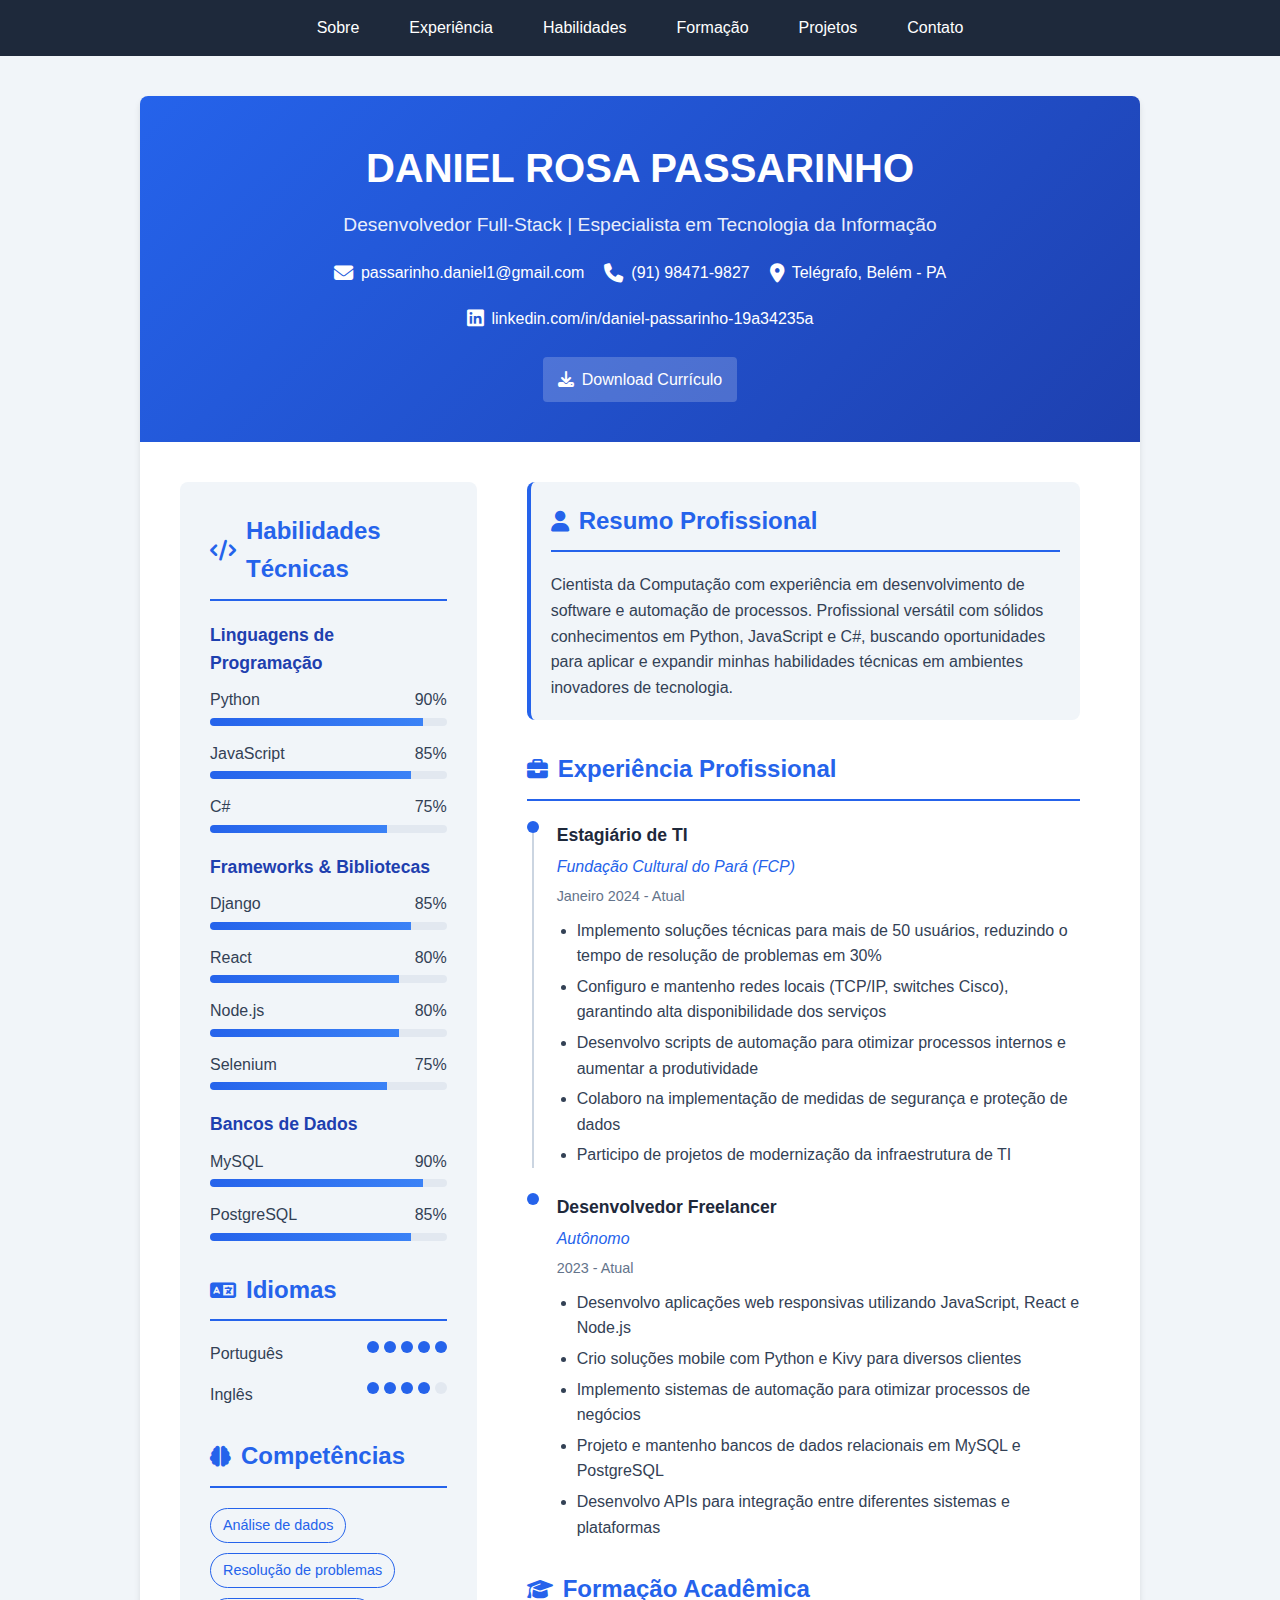
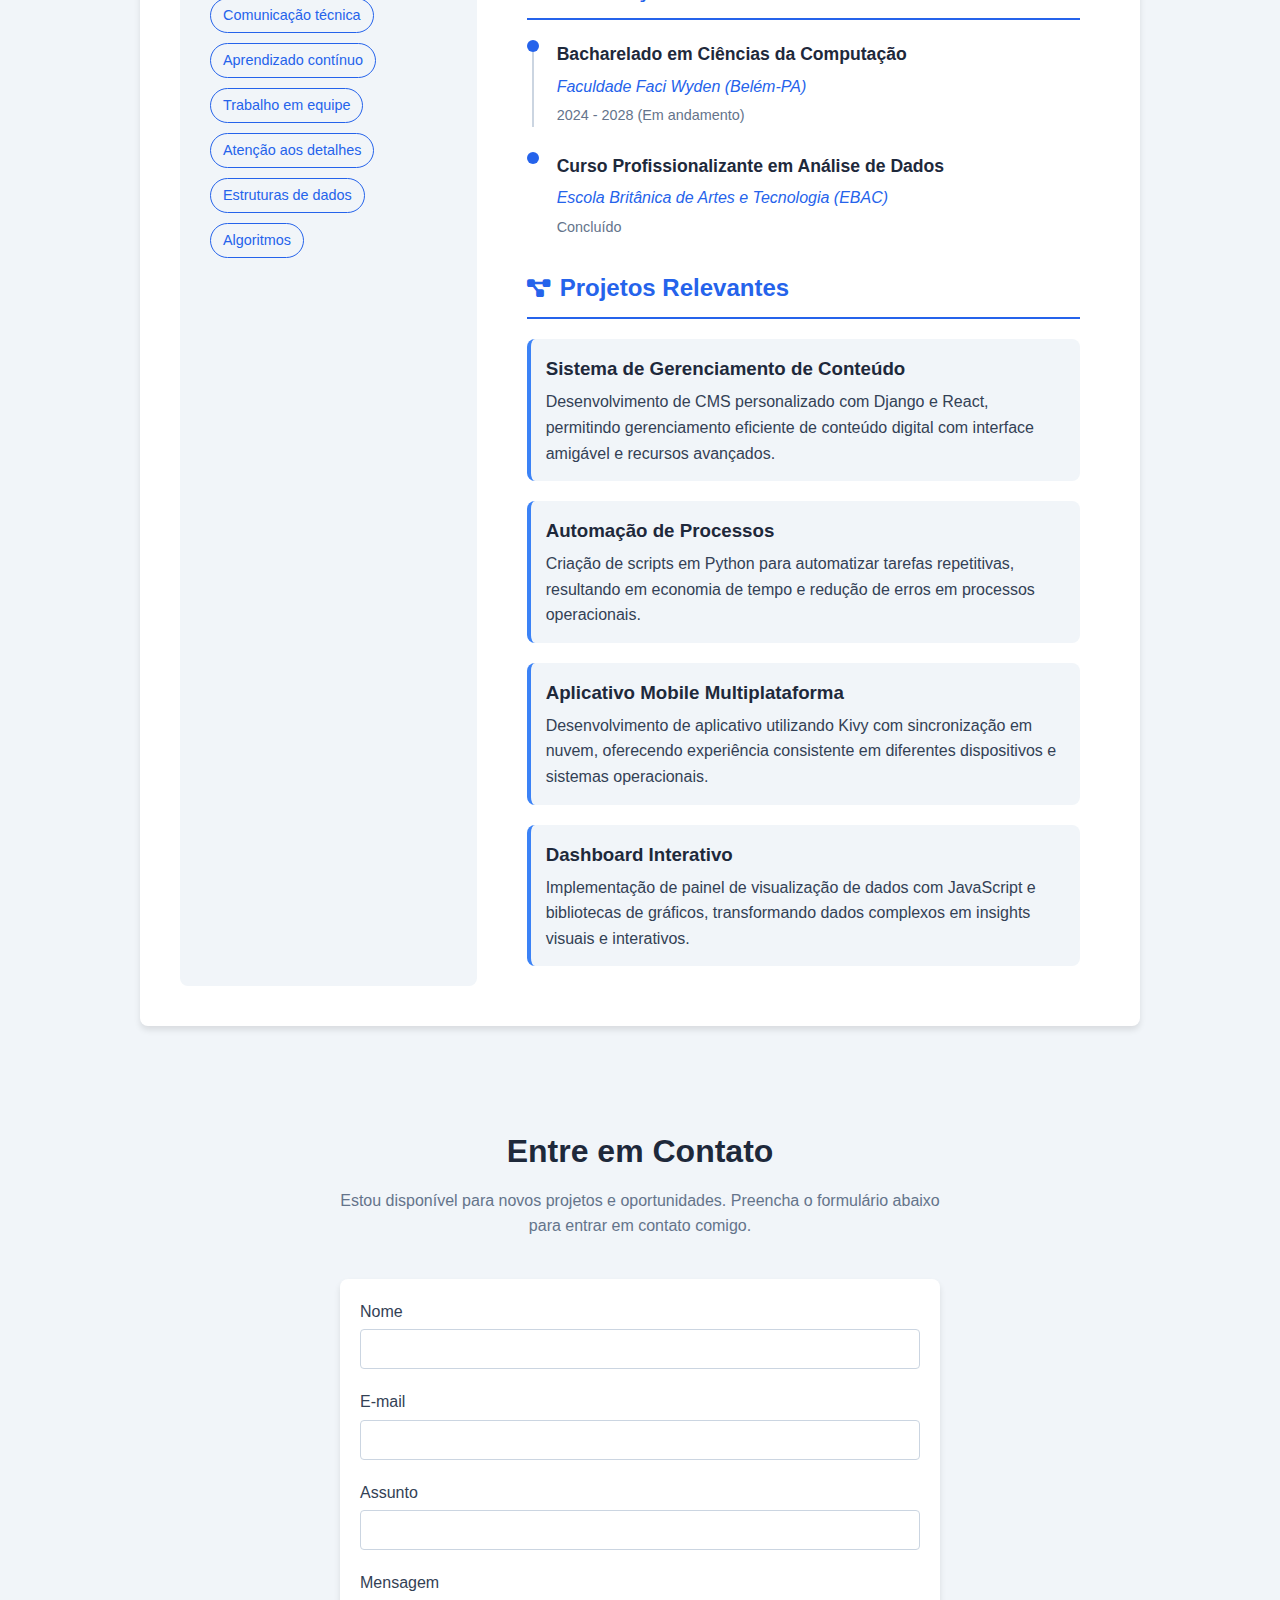
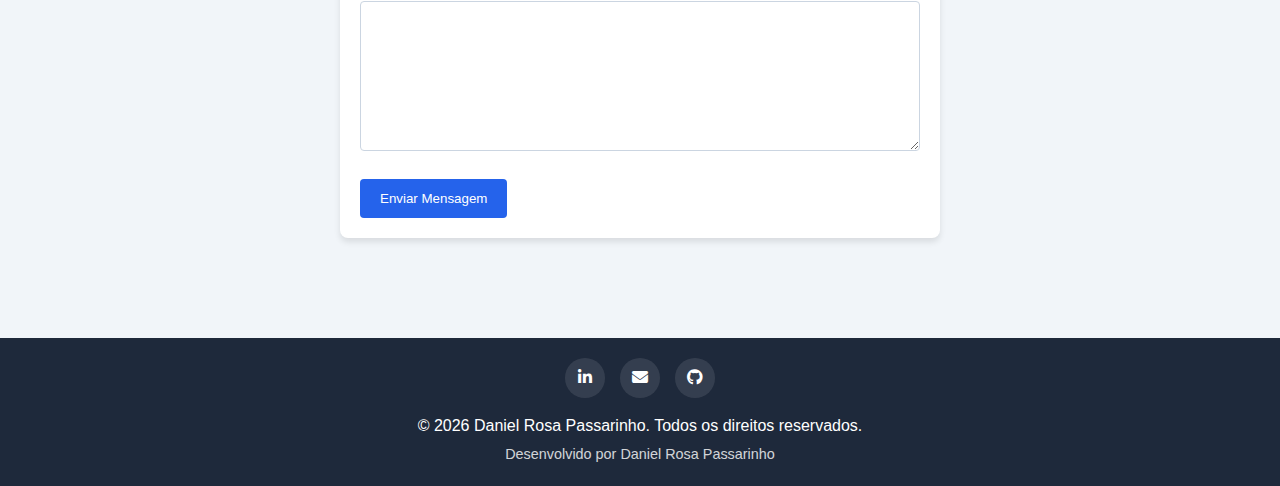
<file: index.html>
<!DOCTYPE html>
<html lang="pt-br">
<head>
    <meta charset="UTF-8">
    <meta name="viewport" content="width=device-width, initial-scale=1.0">
    <title>Daniel Rosa Passarinho - Desenvolvedor Full-Stack</title>
    <link rel="stylesheet" href="styles.css">
    <link rel="stylesheet" href="https://cdnjs.cloudflare.com/ajax/libs/font-awesome/6.4.0/css/all.min.css">
    <meta name="description" content="Portfólio profissional de Daniel Rosa Passarinho, Desenvolvedor Full-Stack e Especialista em Tecnologia da Informação">
</head>
<body>
    <!-- Navegação -->
    <nav>
        <ul>
            <li><a href="#sobre">Sobre</a></li>
            <li><a href="#experiencia">Experiência</a></li>
            <li><a href="#habilidades">Habilidades</a></li>
            <li><a href="#formacao">Formação</a></li>
            <li><a href="#projetos">Projetos</a></li>
            <li><a href="#contato">Contato</a></li>
        </ul>
    </nav>

    <div class="container">
        <!-- Cabeçalho -->
        <header id="sobre">
            <h1 class="profile-name">DANIEL ROSA PASSARINHO</h1>
            <p class="profile-title">Desenvolvedor Full-Stack | Especialista em Tecnologia da Informação</p>
            
            <div class="contact-info">
                <div class="contact-item">
                    <i class="fas fa-envelope"></i>
                    passarinho.daniel1@gmail.com
                </div>
                <div class="contact-item">
                    <i class="fas fa-phone"></i>
                    (91) 98471-9827
                </div>
                <div class="contact-item">
                    <i class="fas fa-map-marker-alt"></i>
                    Telégrafo, Belém - PA
                </div>
                <div class="contact-item">
                    <i class="fab fa-linkedin"></i>
                    <a href="https://www.linkedin.com/in/daniel-passarinho-19a34235a/" target="_blank" style="color: white; text-decoration: none;">linkedin.com/in/daniel-passarinho-19a34235a</a>
                </div>
            </div>
            
            <div class="download-buttons">
                <a href="curriculo_ti_geral.pdf" download class="download-btn">
                    <i class="fas fa-download"></i> Download Currículo
                </a>
            </div>
        </header>
        
        <!-- Conteúdo principal -->
        <div class="main-content">
            <!-- Sidebar -->
            <div class="sidebar">
                <!-- Habilidades técnicas -->
                <div class="skills-container" id="habilidades">
                    <h2 class="section-title"><i class="fas fa-code"></i>Habilidades Técnicas</h2>
                    
                    <div class="skill-category">
                        <h3 class="skill-category-title">Linguagens de Programação</h3>
                        
                        <div class="skill-item">
                            <div class="skill-name">
                                <span>Python</span>
                                <span>90%</span>
                            </div>
                            <div class="skill-bar">
                                <div class="skill-progress" style="width: 90%;"></div>
                            </div>
                        </div>
                        
                        <div class="skill-item">
                            <div class="skill-name">
                                <span>JavaScript</span>
                                <span>85%</span>
                            </div>
                            <div class="skill-bar">
                                <div class="skill-progress" style="width: 85%;"></div>
                            </div>
                        </div>
                        
                        <div class="skill-item">
                            <div class="skill-name">
                                <span>C#</span>
                                <span>75%</span>
                            </div>
                            <div class="skill-bar">
                                <div class="skill-progress" style="width: 75%;"></div>
                            </div>
                        </div>
                    </div>
                    
                    <div class="skill-category">
                        <h3 class="skill-category-title">Frameworks & Bibliotecas</h3>
                        
                        <div class="skill-item">
                            <div class="skill-name">
                                <span>Django</span>
                                <span>85%</span>
                            </div>
                            <div class="skill-bar">
                                <div class="skill-progress" style="width: 85%;"></div>
                            </div>
                        </div>
                        
                        <div class="skill-item">
                            <div class="skill-name">
                                <span>React</span>
                                <span>80%</span>
                            </div>
                            <div class="skill-bar">
                                <div class="skill-progress" style="width: 80%;"></div>
                            </div>
                        </div>
                        
                        <div class="skill-item">
                            <div class="skill-name">
                                <span>Node.js</span>
                                <span>80%</span>
                            </div>
                            <div class="skill-bar">
                                <div class="skill-progress" style="width: 80%;"></div>
                            </div>
                        </div>
                        
                        <div class="skill-item">
                            <div class="skill-name">
                                <span>Selenium</span>
                                <span>75%</span>
                            </div>
                            <div class="skill-bar">
                                <div class="skill-progress" style="width: 75%;"></div>
                            </div>
                        </div>
                    </div>
                    
                    <div class="skill-category">
                        <h3 class="skill-category-title">Bancos de Dados</h3>
                        
                        <div class="skill-item">
                            <div class="skill-name">
                                <span>MySQL</span>
                                <span>90%</span>
                            </div>
                            <div class="skill-bar">
                                <div class="skill-progress" style="width: 90%;"></div>
                            </div>
                        </div>
                        
                        <div class="skill-item">
                            <div class="skill-name">
                                <span>PostgreSQL</span>
                                <span>85%</span>
                            </div>
                            <div class="skill-bar">
                                <div class="skill-progress" style="width: 85%;"></div>
                            </div>
                        </div>
                    </div>
                </div>
                
                <!-- Idiomas -->
                <div>
                    <h2 class="section-title"><i class="fas fa-language"></i>Idiomas</h2>
                    
                    <div class="language-item">
                        <span>Português</span>
                        <div class="language-level">
                            <span class="level-dot active"></span>
                            <span class="level-dot active"></span>
                            <span class="level-dot active"></span>
                            <span class="level-dot active"></span>
                            <span class="level-dot active"></span>
                        </div>
                    </div>
                    
                    <div class="language-item">
                        <span>Inglês</span>
                        <div class="language-level">
                            <span class="level-dot active"></span>
                            <span class="level-dot active"></span>
                            <span class="level-dot active"></span>
                            <span class="level-dot active"></span>
                            <span class="level-dot"></span>
                        </div>
                    </div>
                </div>
                
                <!-- Competências adicionais -->
                <div style="margin-top: 30px;">
                    <h2 class="section-title"><i class="fas fa-brain"></i>Competências</h2>
                    
                    <div class="competencies">
                        <span class="competency-tag">Análise de dados</span>
                        <span class="competency-tag">Resolução de problemas</span>
                        <span class="competency-tag">Comunicação técnica</span>
                        <span class="competency-tag">Aprendizado contínuo</span>
                        <span class="competency-tag">Trabalho em equipe</span>
                        <span class="competency-tag">Atenção aos detalhes</span>
                        <span class="competency-tag">Estruturas de dados</span>
                        <span class="competency-tag">Algoritmos</span>
                    </div>
                </div>
            </div>
            
            <!-- Conteúdo principal -->
            <div class="content">
                <!-- Resumo profissional -->
                <div class="summary">
                    <h2 class="section-title"><i class="fas fa-user"></i>Resumo Profissional</h2>
                    <p>Cientista da Computação com experiência em desenvolvimento de software e automação de processos. Profissional versátil com sólidos conhecimentos em Python, JavaScript e C#, buscando oportunidades para aplicar e expandir minhas habilidades técnicas em ambientes inovadores de tecnologia.</p>
                </div>
                
                <!-- Experiência profissional -->
                <div id="experiencia">
                    <h2 class="section-title"><i class="fas fa-briefcase"></i>Experiência Profissional</h2>
                    
                    <div class="timeline-item animate">
                        <h3 class="timeline-title">Estagiário de TI</h3>
                        <p class="timeline-subtitle">Fundação Cultural do Pará (FCP)</p>
                        <p class="timeline-date">Janeiro 2024 - Atual</p>
                        <div class="timeline-description">
                            <ul>
                                <li>Implemento soluções técnicas para mais de 50 usuários, reduzindo o tempo de resolução de problemas em 30%</li>
                                <li>Configuro e mantenho redes locais (TCP/IP, switches Cisco), garantindo alta disponibilidade dos serviços</li>
                                <li>Desenvolvo scripts de automação para otimizar processos internos e aumentar a produtividade</li>
                                <li>Colaboro na implementação de medidas de segurança e proteção de dados</li>
                                <li>Participo de projetos de modernização da infraestrutura de TI</li>
                            </ul>
                        </div>
                    </div>
                    
                    <div class="timeline-item animate">
                        <h3 class="timeline-title">Desenvolvedor Freelancer</h3>
                        <p class="timeline-subtitle">Autônomo</p>
                        <p class="timeline-date">2023 - Atual</p>
                        <div class="timeline-description">
                            <ul>
                                <li>Desenvolvo aplicações web responsivas utilizando JavaScript, React e Node.js</li>
                                <li>Crio soluções mobile com Python e Kivy para diversos clientes</li>
                                <li>Implemento sistemas de automação para otimizar processos de negócios</li>
                                <li>Projeto e mantenho bancos de dados relacionais em MySQL e PostgreSQL</li>
                                <li>Desenvolvo APIs para integração entre diferentes sistemas e plataformas</li>
                            </ul>
                        </div>
                    </div>
                </div>
                
                <!-- Formação acadêmica -->
                <div style="margin-top: 30px;" id="formacao">
                    <h2 class="section-title"><i class="fas fa-graduation-cap"></i>Formação Acadêmica</h2>
                    
                    <div class="timeline-item animate">
                        <h3 class="timeline-title">Bacharelado em Ciências da Computação</h3>
                        <p class="timeline-subtitle">Faculdade Faci Wyden (Belém-PA)</p>
                        <p class="timeline-date">2024 - 2028 (Em andamento)</p>
                    </div>
                    
                    <div class="timeline-item animate">
                        <h3 class="timeline-title">Curso Profissionalizante em Análise de Dados</h3>
                        <p class="timeline-subtitle">Escola Britânica de Artes e Tecnologia (EBAC)</p>
                        <p class="timeline-date">Concluído</p>
                    </div>
                </div>
                
                <!-- Projetos relevantes -->
                <div style="margin-top: 30px;" id="projetos">
                    <h2 class="section-title"><i class="fas fa-project-diagram"></i>Projetos Relevantes</h2>
                    
                    <div class="project-item animate">
                        <h3 class="project-title">Sistema de Gerenciamento de Conteúdo</h3>
                        <p>Desenvolvimento de CMS personalizado com Django e React, permitindo gerenciamento eficiente de conteúdo digital com interface amigável e recursos avançados.</p>
                    </div>
                    
                    <div class="project-item animate">
                        <h3 class="project-title">Automação de Processos</h3>
                        <p>Criação de scripts em Python para automatizar tarefas repetitivas, resultando em economia de tempo e redução de erros em processos operacionais.</p>
                    </div>
                    
                    <div class="project-item animate">
                        <h3 class="project-title">Aplicativo Mobile Multiplataforma</h3>
                        <p>Desenvolvimento de aplicativo utilizando Kivy com sincronização em nuvem, oferecendo experiência consistente em diferentes dispositivos e sistemas operacionais.</p>
                    </div>
                    
                    <div class="project-item animate">
                        <h3 class="project-title">Dashboard Interativo</h3>
                        <p>Implementação de painel de visualização de dados com JavaScript e bibliotecas de gráficos, transformando dados complexos em insights visuais e interativos.</p>
                    </div>
                </div>
            </div>
        </div>
    </div>
    
    <!-- Seção de contato -->
    <section id="contato">
        <div class="section-container">
            <div class="section-header">
                <h2>Entre em Contato</h2>
                <p>Estou disponível para novos projetos e oportunidades. Preencha o formulário abaixo para entrar em contato comigo.</p>
            </div>
            
            <div class="contact-form">
                <form id="contactForm" action="https://formsubmit.co/passarinho.daniel1@gmail.com" method="POST">
                    <input type="hidden" name="_subject" value="Novo contato do seu site profissional">
                    <input type="hidden" name="_next" value="obrigado.html">
                    <input type="hidden" name="_captcha" value="false">
                    
                    <div class="form-group">
                        <label for="name">Nome</label>
                        <input type="text" id="name" name="name" required>
                    </div>
                    
                    <div class="form-group">
                        <label for="email">E-mail</label>
                        <input type="email" id="email" name="email" required>
                    </div>
                    
                    <div class="form-group">
                        <label for="subject">Assunto</label>
                        <input type="text" id="subject" name="subject" required>
                    </div>
                    
                    <div class="form-group">
                        <label for="message">Mensagem</label>
                        <textarea id="message" name="message" required></textarea>
                    </div>
                    
                    <button type="submit" class="submit-btn">Enviar Mensagem</button>
                </form>
            </div>
        </div>
    </section>
    
    <!-- Footer -->
    <footer>
        <div class="social-links">
            <a href="https://www.linkedin.com/in/daniel-passarinho-19a34235a/" target="_blank" class="social-link"><i class="fab fa-linkedin-in"></i></a>
            <a href="mailto:passarinho.daniel1@gmail.com" class="social-link"><i class="fas fa-envelope"></i></a>
            <a href="https://github.com/" target="_blank" class="social-link"><i class="fab fa-github"></i></a>
        </div>
        
        <p>&copy; 2025 Daniel Rosa Passarinho. Todos os direitos reservados.</p>
        <p class="credits">Desenvolvido por Daniel Rosa Passarinho</p>
    </footer>
    
    <!-- JavaScript -->
    <script src="script.js"></script>
</body>
</html>
</file>
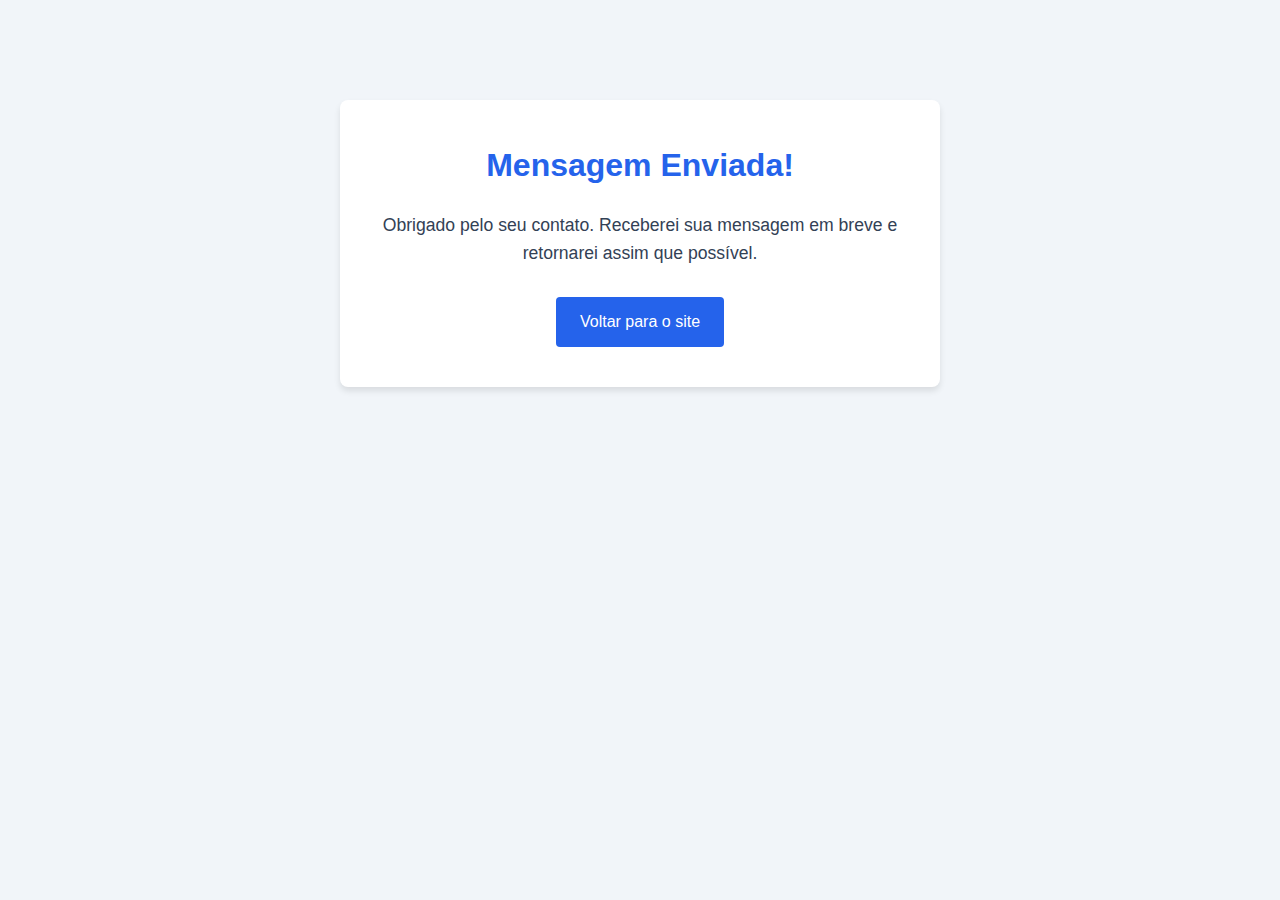
<file: obrigado.html>
<!DOCTYPE html>
<html lang="pt-br">
<head>
    <meta charset="UTF-8">
    <meta name="viewport" content="width=device-width, initial-scale=1.0">
    <title>Obrigado pelo contato!</title>
    <link rel="stylesheet" href="styles.css">
    <style>
        .thank-you-container {
            max-width: 600px;
            margin: 100px auto;
            text-align: center;
            padding: 40px;
            background-color: white;
            border-radius: 8px;
            box-shadow: 0 4px 6px rgba(0, 0, 0, 0.1);
        }
        
        .thank-you-container h1 {
            color: #2563eb;
            margin-bottom: 20px;
        }
        
        .thank-you-container p {
            margin-bottom: 30px;
            font-size: 1.1rem;
        }
        
        .back-btn {
            display: inline-block;
            background-color: #2563eb;
            color: white;
            padding: 12px 24px;
            border-radius: 4px;
            text-decoration: none;
            font-weight: 500;
            transition: background-color 0.3s;
        }
        
        .back-btn:hover {
            background-color: #1e40af;
        }
    </style>
</head>
<body>
    <div class="thank-you-container">
        <h1>Mensagem Enviada!</h1>
        <p>Obrigado pelo seu contato. Receberei sua mensagem em breve e retornarei assim que possível.</p>
        <a href="index.html" class="back-btn">Voltar para o site</a>
    </div>
</body>
</html>
</file>
<file: styles.css>
/* Variáveis e configurações gerais */
:root {
    --primary-color: #2563eb;
    --secondary-color: #1e40af;
    --dark-color: #1e293b;
    --light-color: #f8fafc;
    --accent-color: #3b82f6;
    --text-color: #334155;
    --light-bg: #f1f5f9;
    --border-radius: 8px;
    --shadow: 0 4px 6px rgba(0, 0, 0, 0.1);
}

* {
    margin: 0;
    padding: 0;
    box-sizing: border-box;
    font-family: 'Segoe UI', Roboto, 'Helvetica Neue', Arial, sans-serif;
}

body {
    background-color: var(--light-bg);
    color: var(--text-color);
    line-height: 1.6;
    font-size: 16px;
}

/* Container principal */
.container {
    max-width: 1000px;
    margin: 40px auto;
    background-color: white;
    box-shadow: var(--shadow);
    border-radius: var(--border-radius);
    overflow: hidden;
}

/* Cabeçalho */
header {
    background: linear-gradient(135deg, var(--primary-color), var(--secondary-color));
    color: white;
    padding: 40px;
    text-align: center;
}

.profile-name {
    font-size: 2.5rem;
    font-weight: 700;
    margin-bottom: 10px;
}

.profile-title {
    font-size: 1.2rem;
    font-weight: 400;
    margin-bottom: 20px;
    opacity: 0.9;
}

.contact-info {
    display: flex;
    justify-content: center;
    flex-wrap: wrap;
    gap: 20px;
    margin-top: 20px;
}

.contact-item {
    display: flex;
    align-items: center;
    gap: 8px;
}

.contact-item i {
    font-size: 1.2rem;
}

/* Botões de download */
.download-buttons {
    display: flex;
    justify-content: center;
    gap: 15px;
    margin-top: 25px;
}

.download-btn {
    background-color: rgba(255, 255, 255, 0.2);
    color: white;
    padding: 10px 15px;
    border-radius: 4px;
    text-decoration: none;
    display: flex;
    align-items: center;
    gap: 8px;
    transition: background-color 0.3s;
}

.download-btn:hover {
    background-color: rgba(255, 255, 255, 0.3);
}

/* Navegação */
nav {
    background-color: var(--dark-color);
    padding: 15px 0;
    position: sticky;
    top: 0;
    z-index: 100;
}

nav ul {
    display: flex;
    justify-content: center;
    list-style: none;
    gap: 30px;
}

nav a {
    color: white;
    text-decoration: none;
    font-weight: 500;
    padding: 5px 10px;
    border-radius: 4px;
    transition: background-color 0.3s;
}

nav a:hover {
    background-color: rgba(255, 255, 255, 0.1);
}

/* Seções principais */
.main-content {
    display: grid;
    grid-template-columns: 1fr 2fr;
    gap: 30px;
    padding: 40px;
}

/* Sidebar */
.sidebar {
    background-color: var(--light-bg);
    border-radius: var(--border-radius);
    padding: 30px;
}

/* Seção principal */
.content {
    padding: 0 20px;
}

/* Títulos de seção */
.section-title {
    font-size: 1.5rem;
    color: var(--primary-color);
    margin-bottom: 20px;
    padding-bottom: 10px;
    border-bottom: 2px solid var(--primary-color);
    display: flex;
    align-items: center;
    gap: 10px;
}

.section-title i {
    font-size: 1.3rem;
}

/* Resumo profissional */
.summary {
    background-color: var(--light-bg);
    padding: 20px;
    border-radius: var(--border-radius);
    margin-bottom: 30px;
    border-left: 4px solid var(--primary-color);
}

/* Habilidades técnicas */
.skills-container {
    margin-bottom: 30px;
}

.skill-category {
    margin-bottom: 20px;
}

.skill-category-title {
    font-size: 1.1rem;
    color: var(--secondary-color);
    margin-bottom: 10px;
    font-weight: 600;
}

.skill-item {
    margin-bottom: 15px;
}

.skill-name {
    display: flex;
    justify-content: space-between;
    margin-bottom: 5px;
}

.skill-bar {
    height: 8px;
    background-color: #e2e8f0;
    border-radius: 4px;
    overflow: hidden;
}

.skill-progress {
    height: 100%;
    background: linear-gradient(90deg, var(--primary-color), var(--accent-color));
}

/* Experiência e educação */
.timeline-item {
    margin-bottom: 25px;
    position: relative;
    padding-left: 30px;
}

.timeline-item::before {
    content: "";
    position: absolute;
    left: 0;
    top: 0;
    width: 12px;
    height: 12px;
    border-radius: 50%;
    background-color: var(--primary-color);
}

.timeline-item::after {
    content: "";
    position: absolute;
    left: 5px;
    top: 12px;
    width: 2px;
    height: calc(100% - 12px);
    background-color: #cbd5e1;
}

.timeline-item:last-child::after {
    display: none;
}

.timeline-title {
    font-weight: 600;
    font-size: 1.1rem;
    color: var(--dark-color);
    margin-bottom: 5px;
}

.timeline-subtitle {
    font-style: italic;
    color: var(--primary-color);
    margin-bottom: 5px;
    font-weight: 500;
}

.timeline-date {
    font-size: 0.9rem;
    color: #64748b;
    margin-bottom: 10px;
}

.timeline-description ul {
    padding-left: 20px;
}

.timeline-description li {
    margin-bottom: 5px;
}

/* Idiomas */
.language-item {
    display: flex;
    justify-content: space-between;
    margin-bottom: 15px;
}

.language-level {
    display: flex;
    gap: 5px;
}

.level-dot {
    width: 12px;
    height: 12px;
    border-radius: 50%;
    background-color: #e2e8f0;
}

.level-dot.active {
    background-color: var(--primary-color);
}

/* Projetos */
.project-item {
    margin-bottom: 20px;
    padding: 15px;
    border-radius: var(--border-radius);
    background-color: var(--light-bg);
    border-left: 4px solid var(--accent-color);
}

.project-title {
    font-weight: 600;
    color: var(--dark-color);
    margin-bottom: 5px;
}

/* Competências adicionais */
.competencies {
    display: flex;
    flex-wrap: wrap;
    gap: 10px;
    margin-top: 10px;
}

.competency-tag {
    background-color: var(--light-bg);
    color: var(--primary-color);
    padding: 5px 12px;
    border-radius: 20px;
    font-size: 0.9rem;
    border: 1px solid var(--primary-color);
}

/* Portfólio */
.portfolio-grid {
    display: grid;
    grid-template-columns: repeat(auto-fill, minmax(300px, 1fr));
    gap: 20px;
    margin-top: 20px;
}

.portfolio-item {
    border-radius: var(--border-radius);
    overflow: hidden;
    box-shadow: var(--shadow);
    transition: transform 0.3s;
}

.portfolio-item:hover {
    transform: translateY(-5px);
}

.portfolio-image {
    width: 100%;
    height: 200px;
    object-fit: cover;
}

.portfolio-content {
    padding: 15px;
    background-color: white;
}

.portfolio-title {
    font-weight: 600;
    margin-bottom: 5px;
}

/* Contato */
.contact-form {
    max-width: 600px;
    margin: 0 auto;
    padding: 20px;
    background-color: white;
    border-radius: var(--border-radius);
    box-shadow: var(--shadow);
}

.form-group {
    margin-bottom: 20px;
}

.form-group label {
    display: block;
    margin-bottom: 5px;
    font-weight: 500;
}

.form-group input,
.form-group textarea {
    width: 100%;
    padding: 10px;
    border: 1px solid #cbd5e1;
    border-radius: 4px;
    font-size: 1rem;
}

.form-group textarea {
    min-height: 150px;
    resize: vertical;
}

.submit-btn {
    background-color: var(--primary-color);
    color: white;
    border: none;
    padding: 12px 20px;
    border-radius: 4px;
    cursor: pointer;
    font-weight: 500;
    transition: background-color 0.3s;
}

.submit-btn:hover {
    background-color: var(--secondary-color);
}

/* Footer */
footer {
    background-color: var(--dark-color);
    color: white;
    text-align: center;
    padding: 20px;
    margin-top: 40px;
}

.social-links {
    display: flex;
    justify-content: center;
    gap: 15px;
    margin-bottom: 15px;
}

.social-link {
    display: inline-block;
    width: 40px;
    height: 40px;
    line-height: 40px;
    text-align: center;
    background-color: rgba(255, 255, 255, 0.1);
    color: white;
    border-radius: 50%;
    transition: background-color 0.3s;
}

.social-link:hover {
    background-color: var(--primary-color);
}

.credits {
    font-size: 0.9rem;
    margin-top: 5px;
    opacity: 0.8;
}

/* Responsividade */
@media (max-width: 768px) {
    .main-content {
        grid-template-columns: 1fr;
    }
    
    .contact-info {
        flex-direction: column;
        align-items: center;
        gap: 10px;
    }
    
    nav ul {
        flex-direction: column;
        align-items: center;
        gap: 10px;
    }
    
    .download-buttons {
        flex-direction: column;
        align-items: center;
    }
}

/* Ícones (simulados com caracteres) */
.icon {
    display: inline-block;
    width: 24px;
    height: 24px;
    line-height: 24px;
    text-align: center;
    background-color: var(--accent-color);
    color: white;
    border-radius: 50%;
    font-weight: bold;
    margin-right: 8px;
}

/* Animações */
@keyframes fadeIn {
    from { opacity: 0; transform: translateY(20px); }
    to { opacity: 1; transform: translateY(0); }
}

.animate {
    animation: fadeIn 0.5s ease-out forwards;
}

/* Seções de página */
section {
    padding: 60px 0;
}

.section-container {
    max-width: 1000px;
    margin: 0 auto;
    padding: 0 20px;
}

.section-header {
    text-align: center;
    margin-bottom: 40px;
}

.section-header h2 {
    font-size: 2rem;
    color: var(--dark-color);
    margin-bottom: 10px;
}

.section-header p {
    color: #64748b;
    max-width: 600px;
    margin: 0 auto;
}
</file>
